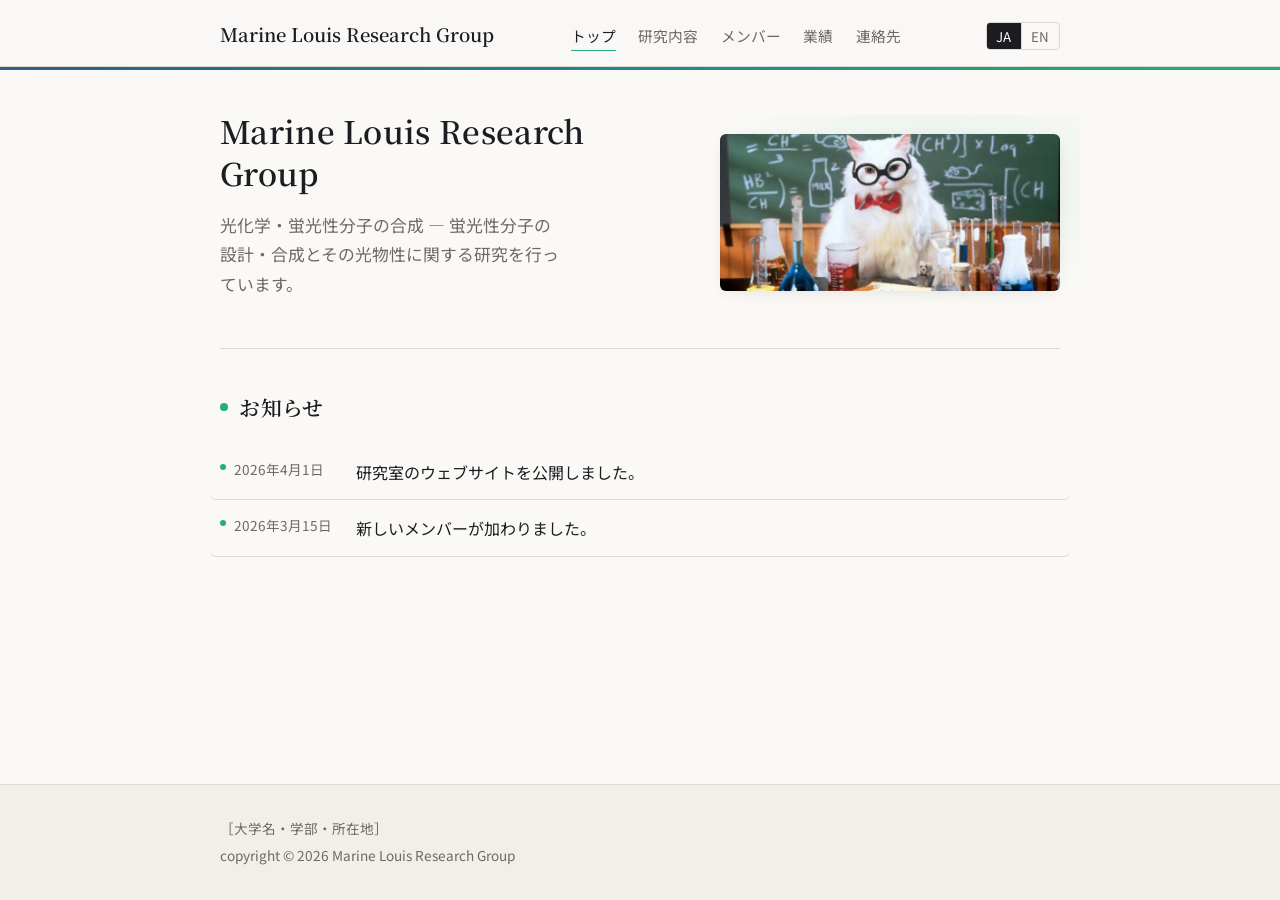
<file: index.html>
<!DOCTYPE html>
<html lang="ja">
<head>
<meta charset="UTF-8">
<meta name="viewport" content="width=device-width, initial-scale=1.0">
<title data-i18n="site.title">［研究室名］</title>
<link rel="preconnect" href="https://fonts.googleapis.com">
<link href="https://fonts.googleapis.com/css2?family=Noto+Sans+JP:wght@400;500;600&family=Noto+Serif+JP:wght@500;600&display=swap" rel="stylesheet">
<link rel="stylesheet" href="css/style.css">
<style>html:not(.i18n-ready) body{visibility:hidden}</style>
</head>
<body data-depth="">
<header class="site-header">
  <div class="header-inner">
    <a class="site-title" href="index.html" data-i18n="site.title">［研究室名］</a>
    <nav class="main-nav">
      <a href="index.html" class="active" data-i18n="nav.home">トップ</a>
      <a href="research.html" data-i18n="nav.research">研究内容</a>
      <a href="members.html" data-i18n="nav.members">メンバー</a>
      <a href="publications.html" data-i18n="nav.publications">業績</a>
      <a href="contact.html" data-i18n="nav.contact">連絡先</a>
    </nav>
    <div class="lang-switch">
      <button class="lang-btn" data-lang="ja">JA</button>
      <button class="lang-btn" data-lang="en">EN</button>
    </div>
  </div>
</header>
<div class="spectrum-bar"></div>

<main>
  <section class="hero">
    <div class="hero-text">
      <h1 data-i18n="site.title">［研究室名］</h1>
      <p class="tagline" data-i18n="hero.tagline">…</p>
    </div>
    <div class="hero-spectrum">
      <img class="hero-photo" src="img/home/hero.jpg" alt="" onerror="this.style.display='none';document.getElementById('hero-fallback').style.display='block'">
      <svg id="hero-fallback" viewBox="0 0 260 120" width="100%" height="auto" role="img" aria-label="Absorption and emission spectrum illustration" style="display:none">
        <line x1="10" y1="108" x2="250" y2="108" stroke="var(--rule)" stroke-width="1"/>
        <path d="M20,108 C50,108 60,20 90,20 C120,20 130,108 160,108"
              fill="none" stroke="var(--absorb)" stroke-width="2.5"/>
        <path d="M20,108 C50,108 60,20 90,20 C120,20 130,108 160,108 L160,108 L20,108 Z"
              fill="var(--absorb)" opacity="0.08" stroke="none"/>
        <path d="M80,108 C110,108 120,35 150,35 C180,35 190,108 220,108"
              fill="none" stroke="var(--emit)" stroke-width="2.5"/>
        <path d="M80,108 C110,108 120,35 150,35 C180,35 190,108 220,108 L220,108 L80,108 Z"
              fill="var(--emit)" opacity="0.08" stroke="none"/>
      </svg>
    </div>
  </section>

  <section class="block">
    <h2 data-i18n="news.heading">お知らせ</h2>
    <ul class="news-list" id="news-list"></ul>
  </section>
</main>

<footer class="site-footer">
  <div class="footer-inner">
    <p data-i18n="footer.address">［大学名・学部・所在地］</p>
    <p data-i18n="footer.copyright">© 2026 ［研究室名］</p>
  </div>
</footer>

<script src="js/nav-transition.js"></script>
<script src="js/i18n.js"></script>
<script src="js/render-news.js"></script>
</body>
</html>
</file>
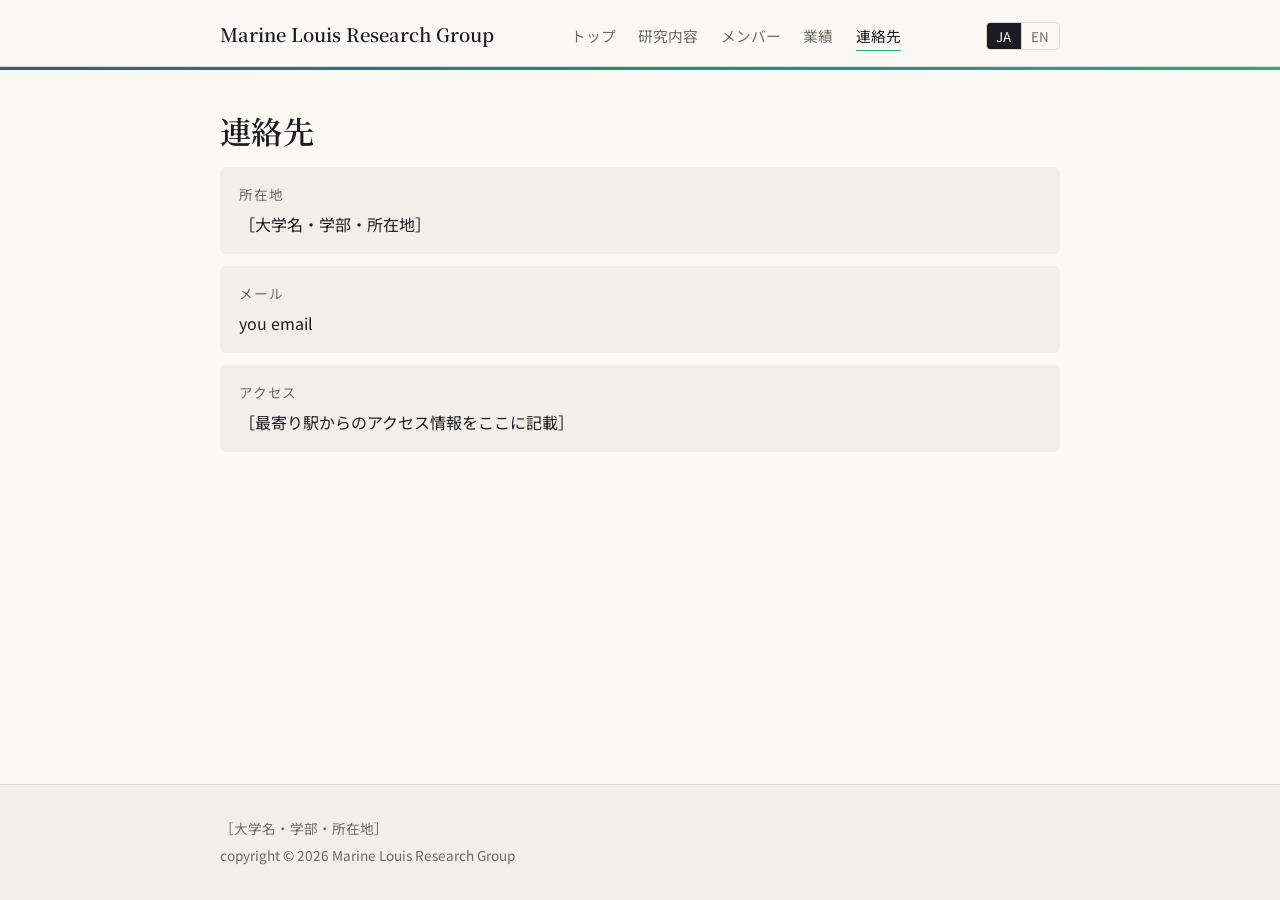
<file: contact.html>
<!DOCTYPE html>
<html lang="ja">
<head>
<meta charset="UTF-8">
<meta name="viewport" content="width=device-width, initial-scale=1.0">
<title data-i18n="contact.heading">連絡先</title>
<link rel="preconnect" href="https://fonts.googleapis.com">
<link href="https://fonts.googleapis.com/css2?family=Noto+Sans+JP:wght@400;500;600&family=Noto+Serif+JP:wght@500;600&display=swap" rel="stylesheet">
<link rel="stylesheet" href="css/style.css">
<style>html:not(.i18n-ready) body{visibility:hidden}</style>
</head>
<body data-depth="">
<header class="site-header">
  <div class="header-inner">
    <a class="site-title" href="index.html" data-i18n="site.title">［研究室名］</a>
    <nav class="main-nav">
      <a href="index.html" data-i18n="nav.home">トップ</a>
      <a href="research.html" data-i18n="nav.research">研究内容</a>
      <a href="members.html" data-i18n="nav.members">メンバー</a>
      <a href="publications.html" data-i18n="nav.publications">業績</a>
      <a href="contact.html" class="active" data-i18n="nav.contact">連絡先</a>
    </nav>
    <div class="lang-switch">
      <button class="lang-btn" data-lang="ja">JA</button>
      <button class="lang-btn" data-lang="en">EN</button>
    </div>
  </div>
</header>
<div class="spectrum-bar"></div>

<main>
  <h1 data-i18n="contact.heading">連絡先</h1>
  <div class="contact-grid">
    <div>
      <div class="contact-label" data-i18n="contact.address.label">所在地</div>
      <div data-i18n="footer.address">［大学名・学部・所在地］</div>
    </div>
    <div>
      <div class="contact-label" data-i18n="contact.email.label">メール</div>
      <div>you email</div>
    </div>
    <div>
      <div class="contact-label" data-i18n="contact.access.label">アクセス</div>
      <div data-i18n="contact.access.text">…</div>
    </div>
  </div>
</main>

<footer class="site-footer">
  <div class="footer-inner">
    <p data-i18n="footer.address">［大学名・学部・所在地］</p>
    <p data-i18n="footer.copyright">© 2026 ［研究室名］</p>
  </div>
</footer>

<script src="js/nav-transition.js"></script>
<script src="js/i18n.js"></script>
</body>
</html>
</file>
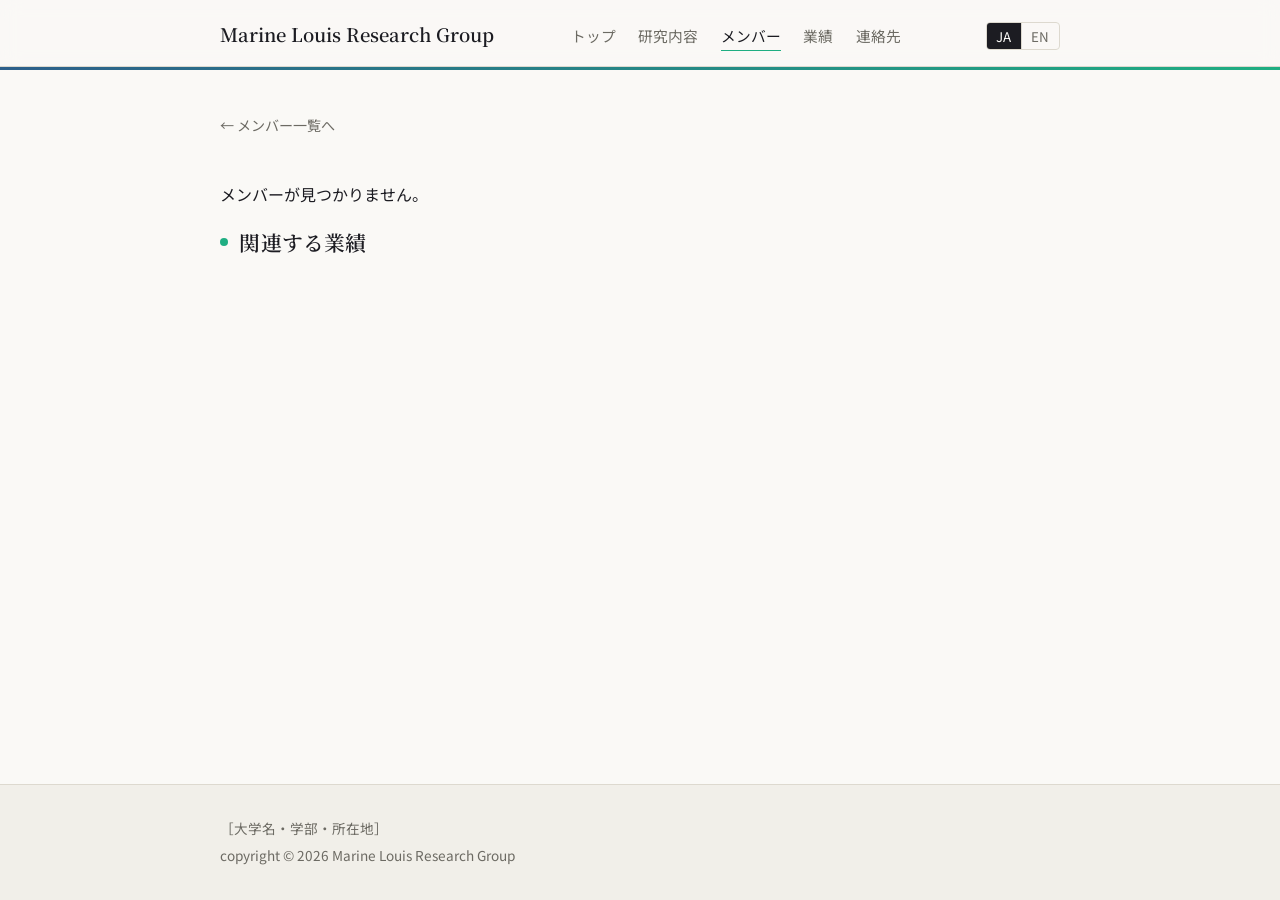
<file: member.html>
<!DOCTYPE html>
<html lang="ja">
<head>
<meta charset="UTF-8">
<meta name="viewport" content="width=device-width, initial-scale=1.0">
<title id="member-title">Member</title>
<link rel="preconnect" href="https://fonts.googleapis.com">
<link href="https://fonts.googleapis.com/css2?family=Noto+Sans+JP:wght@400;500;600&family=Noto+Serif+JP:wght@500;600&display=swap" rel="stylesheet">
<link rel="stylesheet" href="css/style.css">
<style>html:not(.i18n-ready) body{visibility:hidden}</style>
</head>
<body data-depth="">
<header class="site-header">
  <div class="header-inner">
    <a class="site-title" href="index.html" data-i18n="site.title">［研究室名］</a>
    <nav class="main-nav">
      <a href="index.html" data-i18n="nav.home">トップ</a>
      <a href="research.html" data-i18n="nav.research">研究内容</a>
      <a href="members.html" class="active" data-i18n="nav.members">メンバー</a>
      <a href="publications.html" data-i18n="nav.publications">業績</a>
      <a href="contact.html" data-i18n="nav.contact">連絡先</a>
    </nav>
    <div class="lang-switch">
      <button class="lang-btn" data-lang="ja">JA</button>
      <button class="lang-btn" data-lang="en">EN</button>
    </div>
  </div>
</header>
<div class="spectrum-bar"></div>

<main>
  <a class="member-back" href="members.html" data-i18n="member.back">← メンバー一覧へ</a>

  <div id="member-profile"></div>

  <section class="block">
    <h2 data-i18n="member.publications.heading">関連する業績</h2>
    <div id="member-pub-list"></div>
  </section>
</main>

<footer class="site-footer">
  <div class="footer-inner">
    <p data-i18n="footer.address">［大学名・学部・所在地］</p>
    <p data-i18n="footer.copyright">© 2026 ［研究室名］</p>
  </div>
</footer>

<script src="js/nav-transition.js"></script>
<script src="js/i18n.js"></script>
<script src="js/render-member.js"></script>
</body>
</html>
</file>
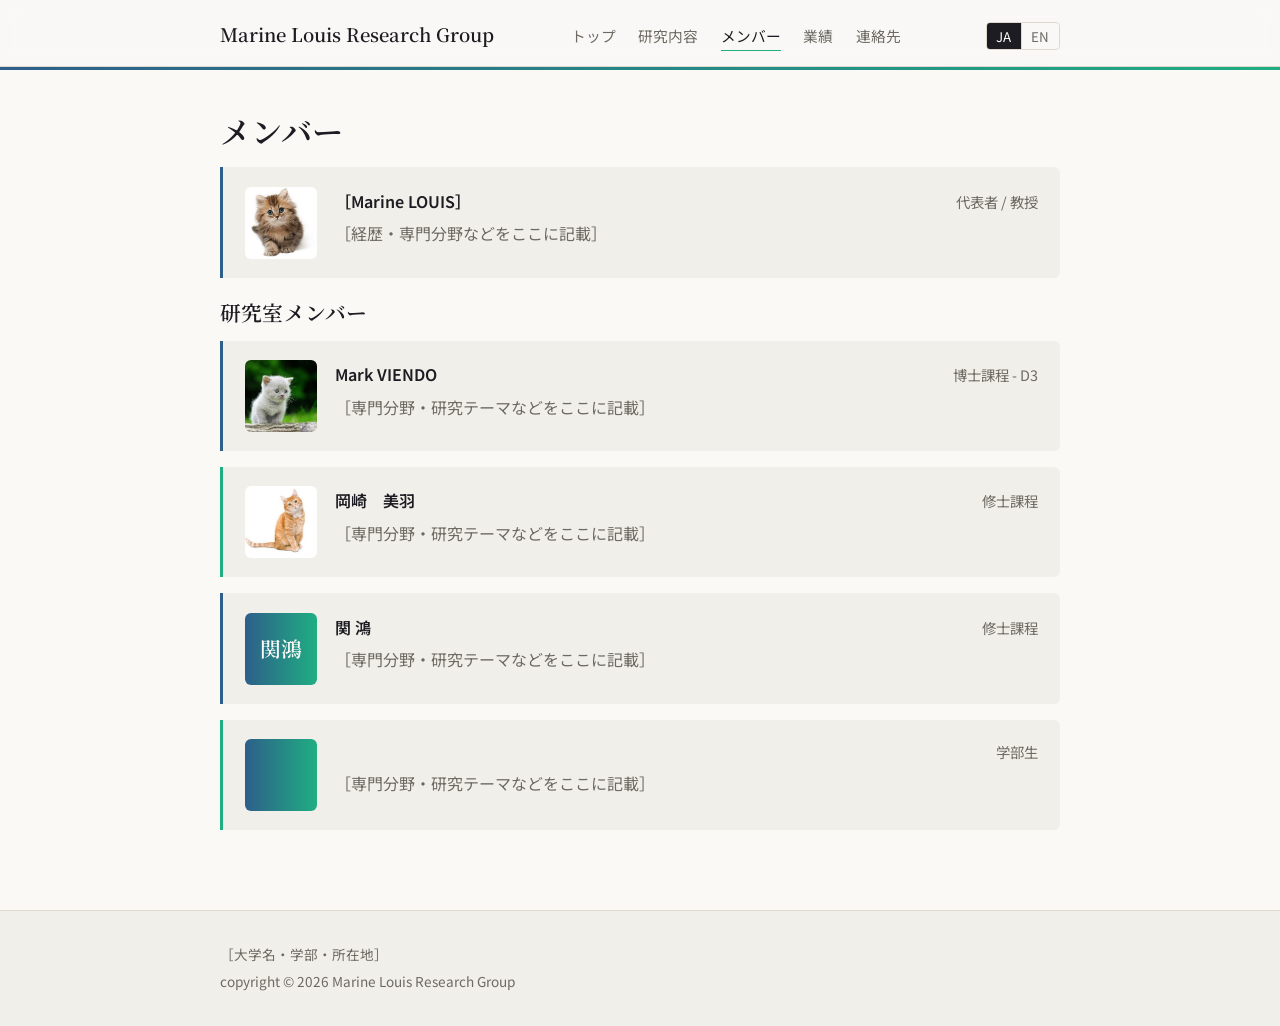
<file: members.html>
<!DOCTYPE html>
<html lang="ja">
<head>
<meta charset="UTF-8">
<meta name="viewport" content="width=device-width, initial-scale=1.0">
<title data-i18n="members.heading">メンバー</title>
<link rel="preconnect" href="https://fonts.googleapis.com">
<link href="https://fonts.googleapis.com/css2?family=Noto+Sans+JP:wght@400;500;600&family=Noto+Serif+JP:wght@500;600&display=swap" rel="stylesheet">
<link rel="stylesheet" href="css/style.css">
<style>html:not(.i18n-ready) body{visibility:hidden}</style>
</head>
<body data-depth="">
<header class="site-header">
  <div class="header-inner">
    <a class="site-title" href="index.html" data-i18n="site.title">［研究室名］</a>
    <nav class="main-nav">
      <a href="index.html" data-i18n="nav.home">トップ</a>
      <a href="research.html" data-i18n="nav.research">研究内容</a>
      <a href="members.html" class="active" data-i18n="nav.members">メンバー</a>
      <a href="publications.html" data-i18n="nav.publications">業績</a>
      <a href="contact.html" data-i18n="nav.contact">連絡先</a>
    </nav>
    <div class="lang-switch">
      <button class="lang-btn" data-lang="ja">JA</button>
      <button class="lang-btn" data-lang="en">EN</button>
    </div>
  </div>
</header>
<div class="spectrum-bar"></div>

<main>
  <h1 data-i18n="members.heading">メンバー</h1>

  <div id="pi-card-wrap"></div>

  <h2 data-i18n="members.list.heading">研究室メンバー</h2>
  <div id="member-list"></div>
</main>

<footer class="site-footer">
  <div class="footer-inner">
    <p data-i18n="footer.address">［大学名・学部・所在地］</p>
    <p data-i18n="footer.copyright">© 2026 ［研究室名］</p>
  </div>
</footer>

<script src="js/nav-transition.js"></script>
<script src="js/i18n.js"></script>
<script src="js/render-members.js"></script>
</body>
</html>
</file>
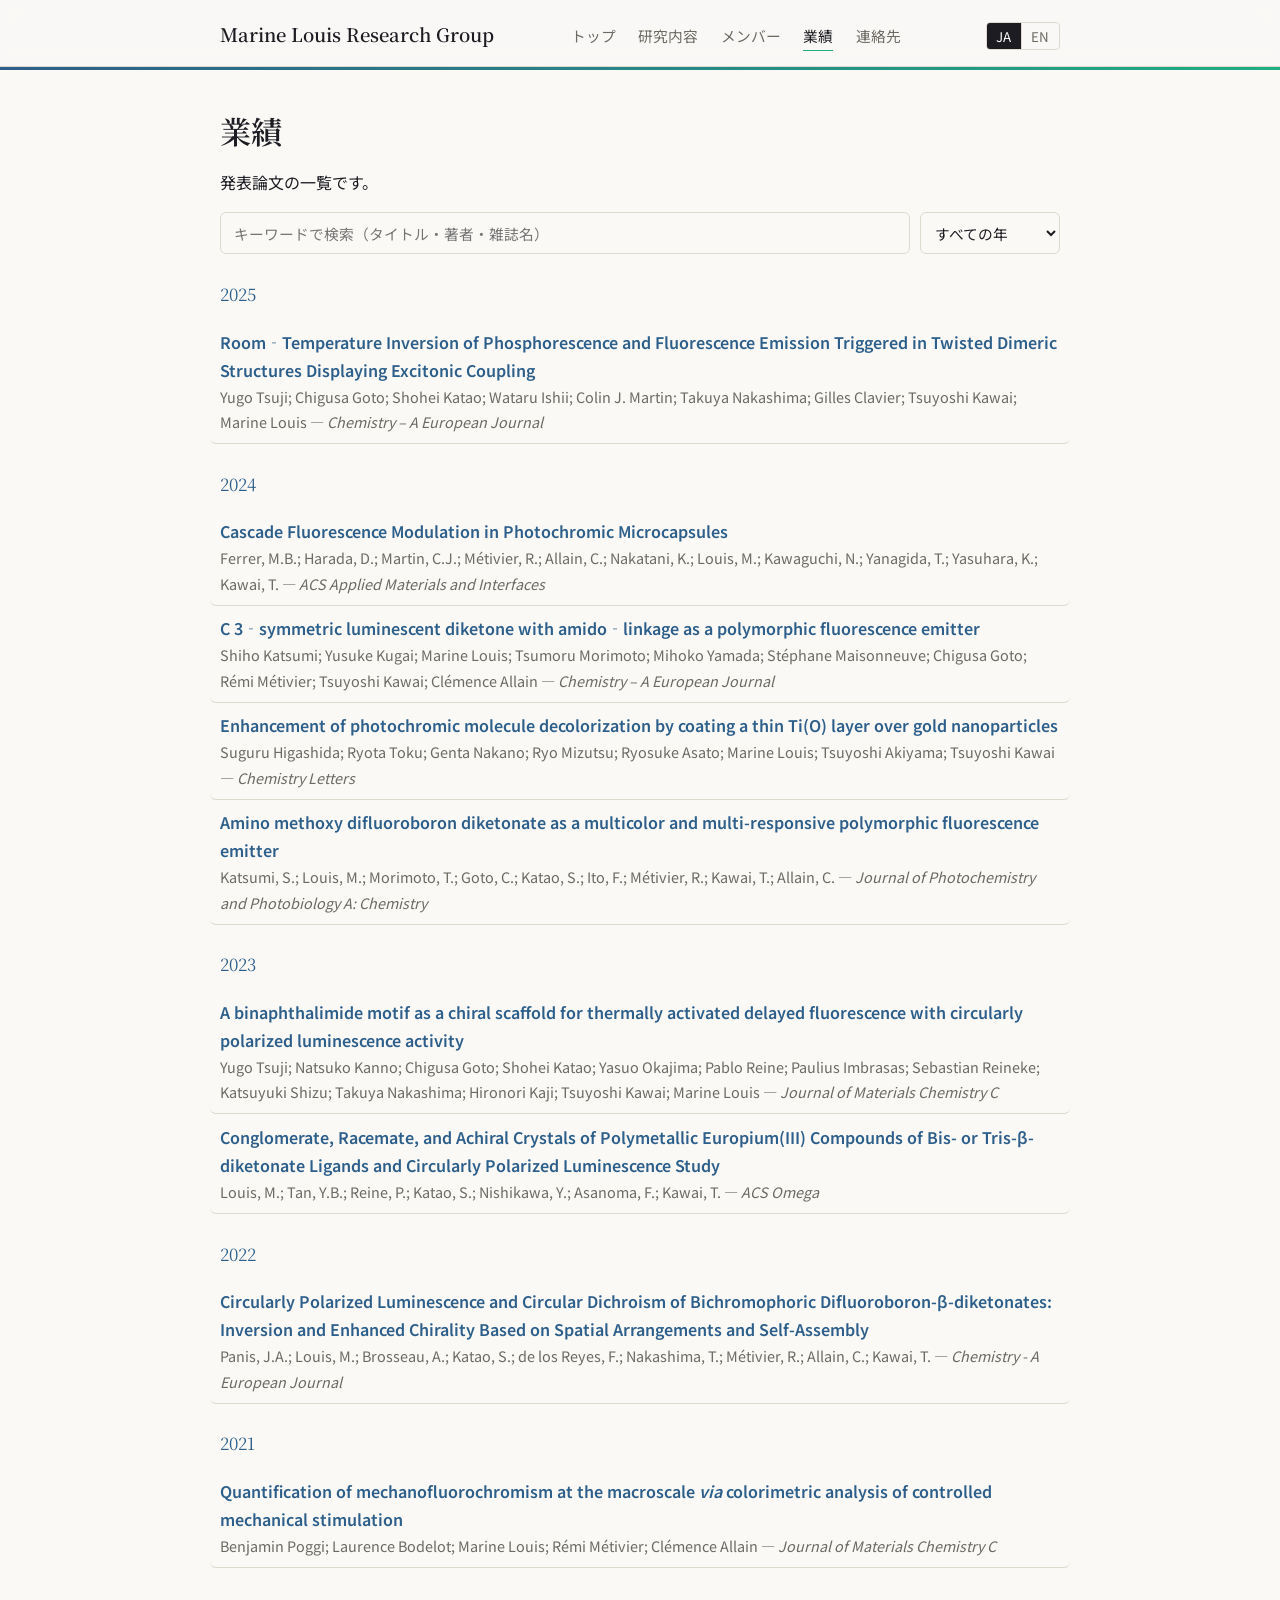
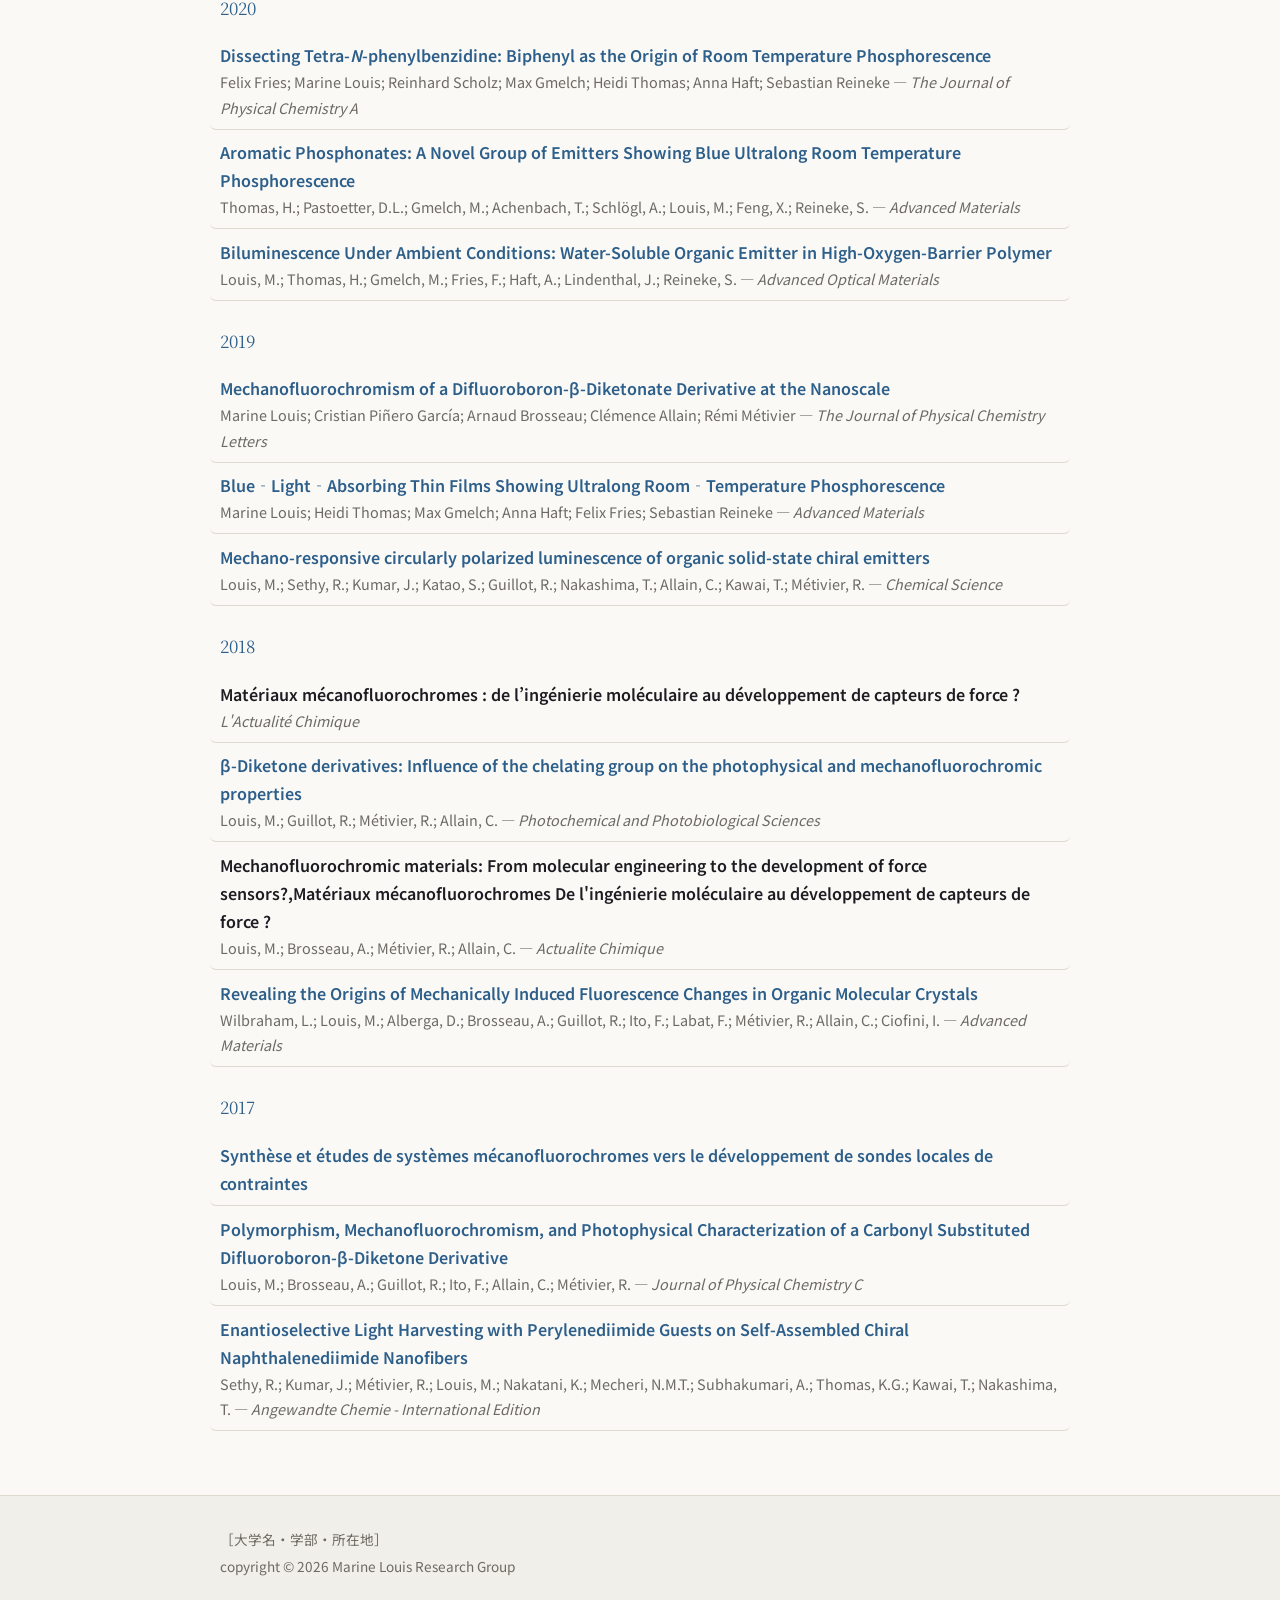
<file: publications.html>
<!DOCTYPE html>
<html lang="ja">
<head>
<meta charset="UTF-8">
<meta name="viewport" content="width=device-width, initial-scale=1.0">
<title data-i18n="publications.heading">業績</title>
<link rel="preconnect" href="https://fonts.googleapis.com">
<link href="https://fonts.googleapis.com/css2?family=Noto+Sans+JP:wght@400;500;600&family=Noto+Serif+JP:wght@500;600&display=swap" rel="stylesheet">
<link rel="stylesheet" href="css/style.css">
<style>html:not(.i18n-ready) body{visibility:hidden}</style>
</head>
<body data-depth="">
<header class="site-header">
  <div class="header-inner">
    <a class="site-title" href="index.html" data-i18n="site.title">［研究室名］</a>
    <nav class="main-nav">
      <a href="index.html" data-i18n="nav.home">トップ</a>
      <a href="research.html" data-i18n="nav.research">研究内容</a>
      <a href="members.html" data-i18n="nav.members">メンバー</a>
      <a href="publications.html" class="active" data-i18n="nav.publications">業績</a>
      <a href="contact.html" data-i18n="nav.contact">連絡先</a>
    </nav>
    <div class="lang-switch">
      <button class="lang-btn" data-lang="ja">JA</button>
      <button class="lang-btn" data-lang="en">EN</button>
    </div>
  </div>
</header>
<div class="spectrum-bar"></div>

<main>
  <h1 data-i18n="publications.heading">業績</h1>
  <p data-i18n="publications.intro">…</p>

  <div class="pub-filter-bar">
    <input type="text" id="pub-search" class="pub-search" data-i18n-placeholder="publications.search.placeholder" placeholder="…">
    <select id="pub-year-filter" class="pub-year-select"></select>
  </div>

  <div id="pub-list"></div>
</main>

<footer class="site-footer">
  <div class="footer-inner">
    <p data-i18n="footer.address">［大学名・学部・所在地］</p>
    <p data-i18n="footer.copyright">© 2026 ［研究室名］</p>
  </div>
</footer>

<script src="js/nav-transition.js"></script>
<script src="js/i18n.js"></script>
<script src="js/render-publications.js"></script>
</body>
</html>
</file>
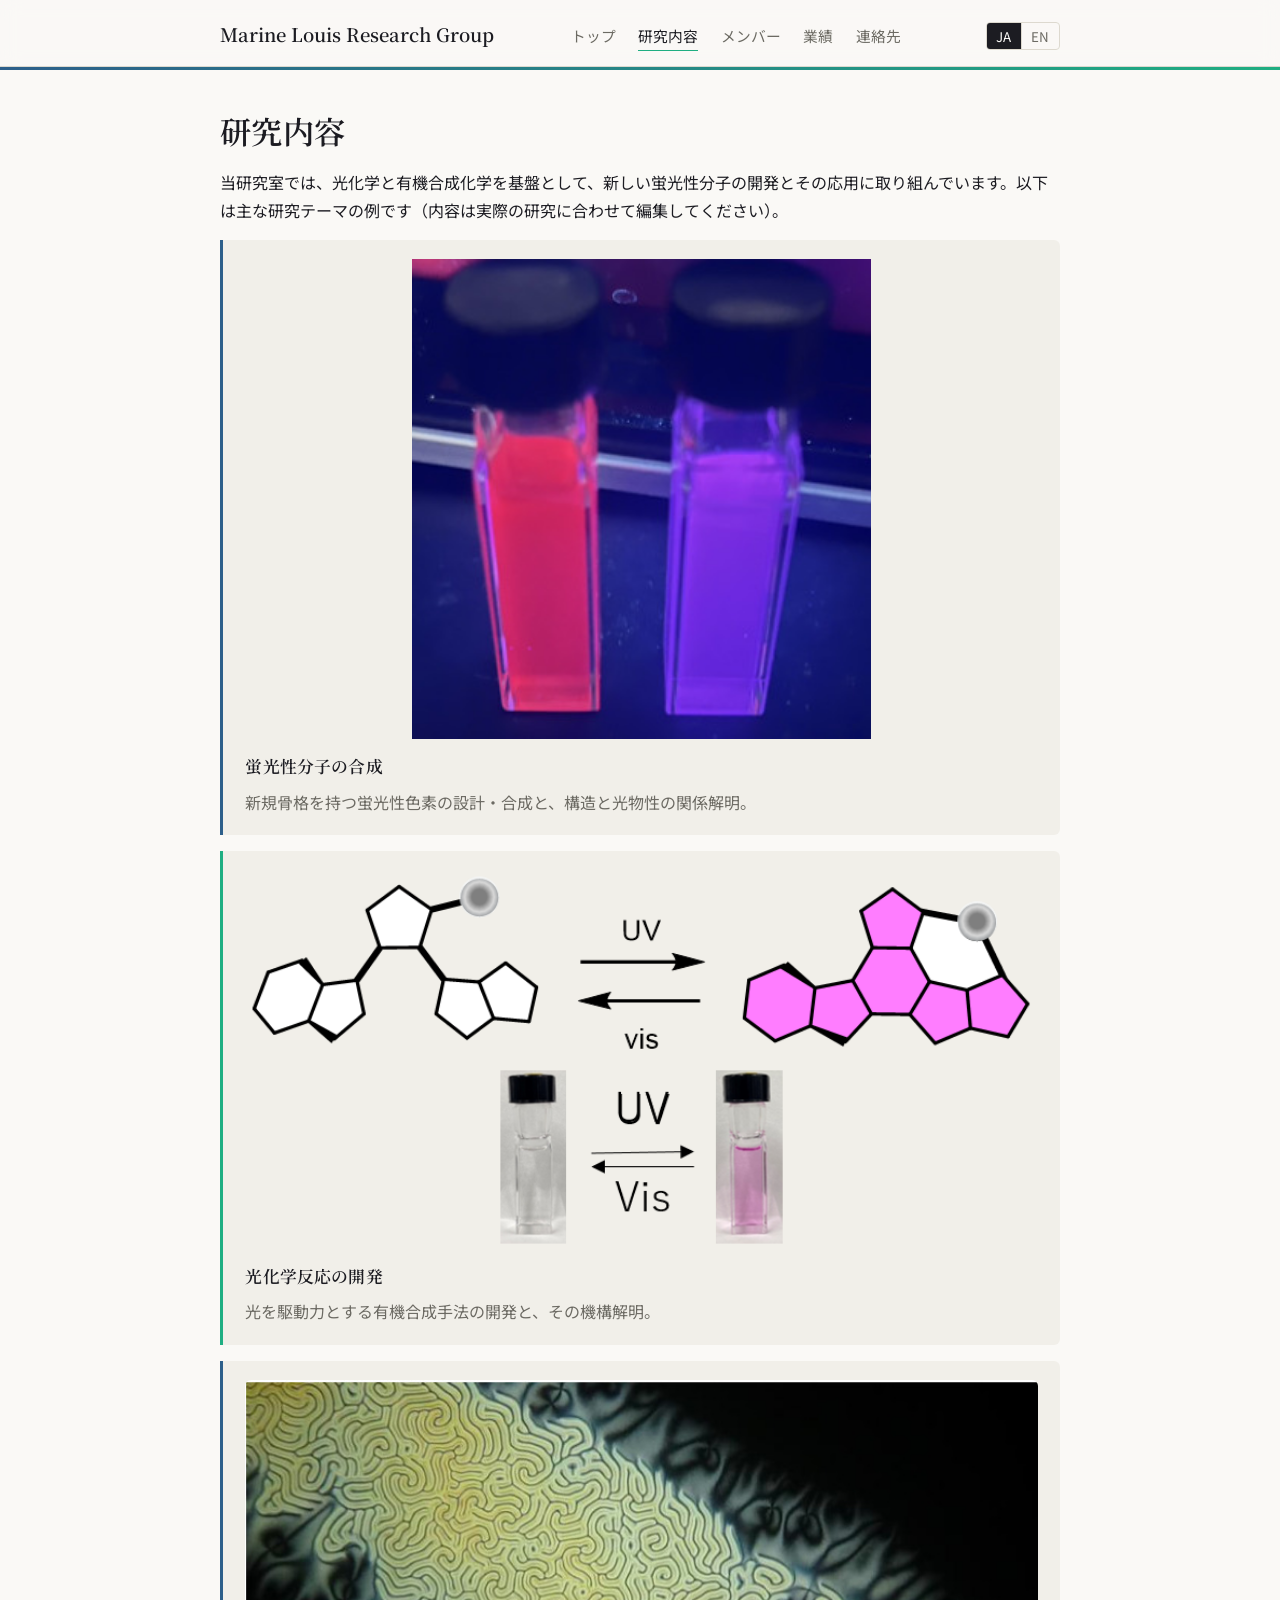
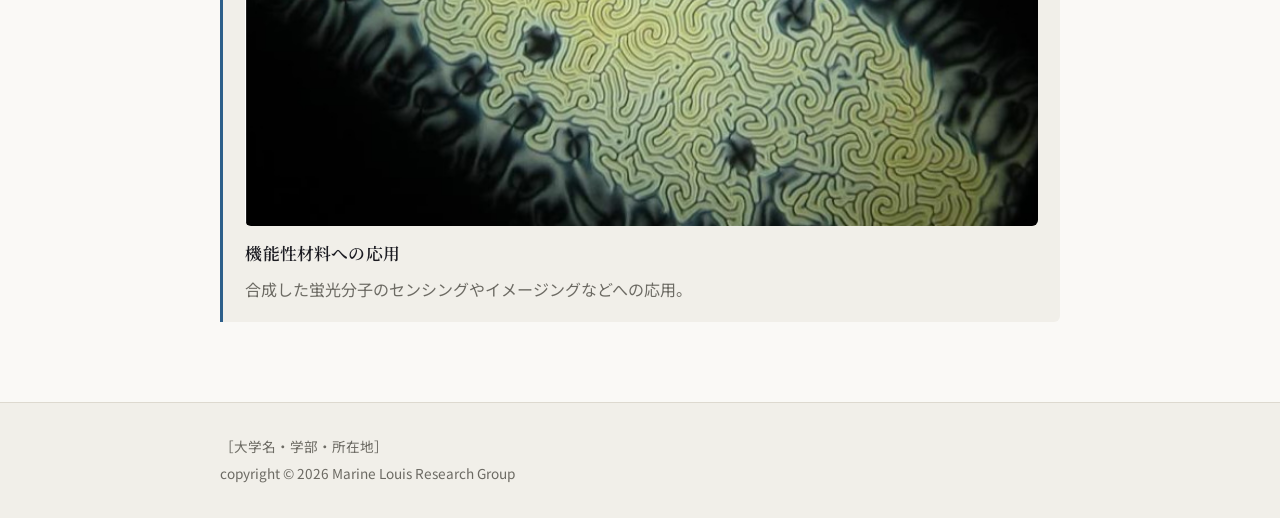
<file: research.html>
<!DOCTYPE html>
<html lang="ja">
<head>
<meta charset="UTF-8">
<meta name="viewport" content="width=device-width, initial-scale=1.0">
<title data-i18n="research.heading">研究内容</title>
<link rel="preconnect" href="https://fonts.googleapis.com">
<link href="https://fonts.googleapis.com/css2?family=Noto+Sans+JP:wght@400;500;600&family=Noto+Serif+JP:wght@500;600&display=swap" rel="stylesheet">
<link rel="stylesheet" href="css/style.css">
<style>html:not(.i18n-ready) body{visibility:hidden}</style>
</head>
<body data-depth="">
<header class="site-header">
  <div class="header-inner">
    <a class="site-title" href="index.html" data-i18n="site.title">［研究室名］</a>
    <nav class="main-nav">
      <a href="index.html" data-i18n="nav.home">トップ</a>
      <a href="research.html" class="active" data-i18n="nav.research">研究内容</a>
      <a href="members.html" data-i18n="nav.members">メンバー</a>
      <a href="publications.html" data-i18n="nav.publications">業績</a>
      <a href="contact.html" data-i18n="nav.contact">連絡先</a>
    </nav>
    <div class="lang-switch">
      <button class="lang-btn" data-lang="ja">JA</button>
      <button class="lang-btn" data-lang="en">EN</button>
    </div>
  </div>
</header>
<div class="spectrum-bar"></div>

<main>
  <h1 data-i18n="research.heading">研究内容</h1>
  <p data-i18n="research.intro">…</p>

  <div class="theme-card">
    <img class="theme-img" src="img/research/theme1.jpg" alt="" onerror="this.style.display='none'">
    <h3 data-i18n="theme1.title">蛍光性分子の合成</h3>
    <p data-i18n="theme1.text">…</p>
  </div>
  <div class="theme-card">
    <img class="theme-img" src="img/research/theme2.jpg" alt="" onerror="this.style.display='none'">
    <h3 data-i18n="theme2.title">光化学反応の開発</h3>
    <p data-i18n="theme2.text">…</p>
  </div>
  <div class="theme-card">
    <img class="theme-img" src="img/research/theme3.jpg" alt="" onerror="this.style.display='none'">
    <h3 data-i18n="theme3.title">機能性材料への応用</h3>
    <p data-i18n="theme3.text">…</p>
  </div>
</main>

<footer class="site-footer">
  <div class="footer-inner">
    <p data-i18n="footer.address">［大学名・学部・所在地］</p>
    <p data-i18n="footer.copyright">© 2026 ［研究室名］</p>
  </div>
</footer>

<script src="js/nav-transition.js"></script>
<script src="js/i18n.js"></script>
</body>
</html>
</file>
<file: css/style.css>
:root {
  --bg: #faf9f6;
  --bg-alt: #f1efe9;
  --ink: #1c1c22;
  --ink-muted: #6c6a63;
  --rule: #ddd9cf;
  --absorb: #2d5f8a;
  --emit: #1fae82;
  --spectrum: linear-gradient(90deg, var(--absorb) 0%, var(--emit) 100%);
  --serif: "Noto Serif JP", "Noto Serif", serif;
  --sans: "Noto Sans JP", "Noto Sans", sans-serif;
  --maxw: 880px;
  --radius: 6px;
  --shadow: 0 4px 16px -6px rgba(28, 28, 34, 0.14);
  /* Soft tints derived from the accent colors above — they update
     automatically if you change --absorb / --emit, no need to edit twice. */
  --absorb-tint: color-mix(in srgb, var(--absorb) 12%, transparent);
  --emit-tint: color-mix(in srgb, var(--emit) 10%, transparent);
}

* { box-sizing: border-box; }

html, body {
  margin: 0;
  padding: 0;
  background: var(--bg);
  color: var(--ink);
  font-family: var(--sans);
  line-height: 1.75;
  min-height: 100%;
}

body {
  display: flex;
  flex-direction: column;
  min-height: 100vh;
}

::selection {
  background: var(--emit);
  color: var(--bg);
}

h1, h2, h3 {
  font-family: var(--serif);
  font-weight: 600;
  letter-spacing: 0.01em;
  margin: 0 0 0.5em;
}

h1 { font-size: 1.95rem; line-height: 1.35; }
h2 { font-size: 1.3rem; }
h3 { font-size: 1.05rem; }

a {
  color: var(--absorb);
  text-decoration: none;
  border-bottom: 1px solid transparent;
  transition: border-color 0.15s ease, color 0.15s ease;
}
a:hover { border-bottom-color: var(--emit); }
a:focus-visible, button:focus-visible {
  outline: 2px solid var(--emit);
  outline-offset: 2px;
}

.spectrum-bar {
  height: 3px;
  background: var(--spectrum);
}

header.site-header {
  position: sticky;
  top: 0;
  background: var(--bg);
  background: color-mix(in srgb, var(--bg) 86%, transparent);
  -webkit-backdrop-filter: blur(10px);
  backdrop-filter: blur(10px);
  border-bottom: 1px solid var(--rule);
  z-index: 10;
}

.header-inner {
  max-width: var(--maxw);
  margin: 0 auto;
  padding: 1.1rem 1.25rem 0.9rem;
  display: flex;
  flex-wrap: wrap;
  align-items: baseline;
  justify-content: space-between;
  gap: 0.75rem;
}

.site-title {
  font-family: var(--serif);
  font-size: 1.15rem;
  font-weight: 600;
  color: var(--ink);
  border-bottom: none;
}
.site-title:hover { border-bottom: none; color: var(--absorb); }

nav.main-nav {
  display: flex;
  gap: 1.4rem;
  font-size: 0.92rem;
}

nav.main-nav a {
  position: relative;
  color: var(--ink-muted);
  white-space: nowrap;
  border-bottom: none;
  padding-bottom: 3px;
}
nav.main-nav a::after {
  content: "";
  position: absolute;
  left: 0;
  right: 0;
  bottom: 0;
  height: 1px;
  background: var(--emit);
  transform: scaleX(0);
  transform-origin: left;
  transition: transform 0.2s ease;
}
nav.main-nav a:hover { color: var(--ink); }
nav.main-nav a:hover::after,
nav.main-nav a.active::after { transform: scaleX(1); }
nav.main-nav a.active { color: var(--ink); }

.lang-switch {
  display: flex;
  gap: 0;
  font-size: 0.82rem;
  margin-left: 0.5rem;
  border: 1px solid var(--rule);
  border-radius: 4px;
  overflow: hidden;
}

.lang-btn {
  background: none;
  border: none;
  border-right: 1px solid var(--rule);
  color: var(--ink-muted);
  padding: 0.2rem 0.6rem;
  cursor: pointer;
  font-family: var(--sans);
  transition: background-color 0.15s ease, color 0.15s ease;
}
.lang-btn:last-child { border-right: none; }
.lang-btn:hover:not(.active) { background: var(--bg-alt); color: var(--ink); }

.lang-btn.active {
  color: var(--bg);
  background: var(--ink);
}

main {
  max-width: var(--maxw);
  margin: 0 auto;
  padding: 2.5rem 1.25rem 4rem;
  flex: 1 0 auto;
  width: 100%;
}

.hero {
  display: flex;
  flex-wrap: wrap;
  align-items: center;
  gap: 2rem;
  padding-bottom: 2rem;
  margin-bottom: 2.5rem;
  border-bottom: 1px solid var(--rule);
}

.hero-text { flex: 1 1 320px; }

.hero-text p.tagline {
  color: var(--ink-muted);
  font-size: 1.05rem;
  max-width: 38ch;
}

.hero-spectrum {
  flex: 0 0 340px;
  max-width: 100%;
  position: relative;
}
.hero-photo {
  display: block;
  width: 100%;
  aspect-ratio: 13 / 6;
  object-fit: cover;
  border-radius: var(--radius);
  box-shadow: var(--shadow);
}
.hero-spectrum::before {
  content: "";
  position: absolute;
  inset: -12% -6%;
  background: radial-gradient(ellipse at 62% 35%, var(--emit-tint), transparent 70%);
  z-index: -1;
}

section.block { margin-bottom: 3rem; }

section.block > h2 {
  display: flex;
  align-items: center;
  gap: 0.55em;
  margin-bottom: 1.2rem;
}
section.block > h2::before {
  content: "";
  width: 8px;
  height: 8px;
  border-radius: 50%;
  background: var(--emit);
  flex-shrink: 0;
}

/* News */
.news-list { list-style: none; margin: 0; padding: 0; }

.news-item {
  display: grid;
  grid-template-columns: 7.5rem 1fr;
  gap: 1rem;
  padding: 0.85rem 0.6rem;
  margin: 0 -0.6rem;
  border-bottom: 1px solid var(--rule);
  border-radius: var(--radius);
  align-items: start;
  transition: background-color 0.15s ease;
}
.news-item:hover { background: var(--bg-alt); }

.news-date {
  font-size: 0.85rem;
  color: var(--ink-muted);
  font-variant-numeric: tabular-nums;
  position: relative;
  padding-left: 0.9rem;
}

.news-date::before {
  content: "";
  position: absolute;
  left: 0;
  top: 0.45em;
  width: 6px;
  height: 6px;
  border-radius: 50%;
  background: var(--emit);
}

.news-empty { color: var(--ink-muted); font-style: italic; }

/* Research themes */
.theme-card {
  padding: 1.2rem 1.4rem;
  margin-bottom: 1rem;
  background: var(--bg-alt);
  border-left: 3px solid var(--absorb);
  border-radius: 0 var(--radius) var(--radius) 0;
  transition: transform 0.15s ease, box-shadow 0.15s ease;
}
.theme-card:hover {
  transform: translateY(-2px);
  box-shadow: var(--shadow);
}
.theme-card:nth-child(even) { border-left-color: var(--emit); }
.theme-img {
  display: block;
  width: 100%;
  height: auto;
  max-height: 480px;
  object-fit: contain;
  border-radius: var(--radius);
  margin-bottom: 0.8rem;
}
.theme-card h3 { margin-bottom: 0.4rem; }
.theme-card p { margin: 0; color: var(--ink-muted); }

/* Members */
.member-card {
  display: flex;
  gap: 1.1rem;
  align-items: flex-start;
  padding: 1.2rem 1.4rem;
  margin-bottom: 1rem;
  background: var(--bg-alt);
  border-left: 3px solid var(--absorb);
  border-radius: 0 var(--radius) var(--radius) 0;
  transition: transform 0.15s ease, box-shadow 0.15s ease;
}
.member-card:hover {
  transform: translateY(-2px);
  box-shadow: var(--shadow);
}
.member-card:nth-child(even) { border-left-color: var(--emit); }
.member-card .member-avatar { width: 72px; height: 72px; }
.member-card .member-avatar-fallback { font-size: 1.3rem; }
.member-card-info { flex: 1 1 auto; min-width: 0; }
.member-card-header {
  display: flex;
  flex-wrap: wrap;
  justify-content: space-between;
  align-items: baseline;
  gap: 0.6rem;
  margin-bottom: 0.3rem;
}
.member-card-name { font-weight: 600; }
.member-role { color: var(--ink-muted); font-size: 0.9rem; }
.member-card-header .member-role { white-space: nowrap; }

/* Publications */
.pub-year {
  font-family: var(--serif);
  font-size: 1.05rem;
  margin: 1.6rem 0 0.6rem;
  color: var(--absorb);
}
.pub-item {
  display: flex;
  gap: 0.8rem;
  align-items: flex-start;
  padding: 0.55rem 0.6rem;
  margin: 0 -0.6rem;
  border-bottom: 1px solid var(--rule);
  border-radius: var(--radius);
  transition: background-color 0.15s ease;
}
.pub-item:hover { background: var(--bg-alt); }
.pub-photo {
  width: 56px;
  height: 56px;
  object-fit: cover;
  border-radius: var(--radius);
  flex-shrink: 0;
}
.pub-body { flex: 1 1 auto; min-width: 0; }
.pub-title { font-weight: 600; }
.pub-meta { color: var(--ink-muted); font-size: 0.9rem; }

/* Contact */
.contact-grid { display: grid; gap: 0.75rem; }
.contact-grid > div {
  padding: 1rem 1.2rem;
  background: var(--bg-alt);
  border-radius: var(--radius);
}
.contact-label { color: var(--ink-muted); font-size: 0.85rem; text-transform: uppercase; letter-spacing: 0.05em; margin-bottom: 0.2rem; }

/* Member profile page */
.member-back {
  display: inline-block;
  font-size: 0.88rem;
  color: var(--ink-muted);
  margin-bottom: 1.6rem;
}
.member-profile-card {
  display: flex;
  flex-wrap: wrap;
  gap: 1.5rem;
  align-items: flex-start;
  padding-bottom: 1.8rem;
  margin-bottom: 1rem;
  border-bottom: 1px solid var(--rule);
}
.member-avatar {
  width: 96px;
  height: 96px;
  border-radius: var(--radius);
  object-fit: cover;
  flex-shrink: 0;
  background: var(--bg-alt);
}
.member-avatar-fallback {
  display: flex;
  align-items: center;
  justify-content: center;
  font-family: var(--serif);
  font-size: 1.6rem;
  font-weight: 600;
  color: var(--bg);
  background: var(--spectrum);
}
.member-profile-info { flex: 1 1 260px; }
.member-profile-info h1 { margin-bottom: 0.2rem; }
.member-profile-info .member-role { font-size: 0.95rem; margin-bottom: 0.8rem; }
.member-bio { color: var(--ink-muted); margin: 0; max-width: 60ch; }

/* Publications search/filter */
.pub-filter-bar {
  display: flex;
  flex-wrap: wrap;
  gap: 0.6rem;
  margin-bottom: 1.6rem;
}
.pub-search {
  flex: 1 1 260px;
  padding: 0.55rem 0.8rem;
  border: 1px solid var(--rule);
  border-radius: var(--radius);
  background: var(--bg);
  color: var(--ink);
  font-family: var(--sans);
  font-size: 0.92rem;
}
.pub-search:focus-visible { outline: 2px solid var(--emit); outline-offset: 1px; }
.pub-year-select {
  flex: 0 1 140px;
  padding: 0.55rem 0.6rem;
  border: 1px solid var(--rule);
  border-radius: var(--radius);
  background: var(--bg);
  color: var(--ink);
  font-family: var(--sans);
  font-size: 0.92rem;
}
.pub-citations {
  display: inline-block;
  margin-top: 0.3rem;
  padding: 0.1rem 0.55rem;
  border-radius: 999px;
  background: var(--emit-tint);
  color: var(--emit);
  font-size: 0.78rem;
  font-weight: 600;
}

footer.site-footer {
  border-top: 1px solid var(--rule);
  background: var(--bg-alt);
}
.footer-inner {
  max-width: var(--maxw);
  margin: 0 auto;
  padding: 1.8rem 1.25rem;
  font-size: 0.85rem;
  color: var(--ink-muted);
}
.footer-inner p { margin: 0.2rem 0; }

@media (max-width: 600px) {
  .news-item { grid-template-columns: 1fr; gap: 0.2rem; }
  nav.main-nav { gap: 0.9rem; font-size: 0.85rem; }
}

@media (prefers-reduced-motion: reduce) {
  * { transition: none !important; animation: none !important; }
}

/* ── Page transitions ─────────────────────────────────────── */

/* Horizontal slide between pages (direction set by JS on <html>) */
@view-transition { navigation: auto; }

/* Default direction: forward (→) */
::view-transition-old(root) {
  animation: slide-out-left 0.28s cubic-bezier(0.4, 0, 0.2, 1) both;
}
::view-transition-new(root) {
  animation: slide-in-right 0.28s cubic-bezier(0.4, 0, 0.2, 1) both;
}

/* Backward navigation (←) */
[data-nav-dir="-1"]::view-transition-old(root) {
  animation: slide-out-right 0.28s cubic-bezier(0.4, 0, 0.2, 1) both;
}
[data-nav-dir="-1"]::view-transition-new(root) {
  animation: slide-in-left  0.28s cubic-bezier(0.4, 0, 0.2, 1) both;
}

/* Header stays put — only main slides */
::view-transition-old(site-header),
::view-transition-new(site-header) {
  animation: none;
}
header.site-header { view-transition-name: site-header; }
main               { view-transition-name: main-content; }

::view-transition-old(main-content) {
  animation: slide-out-left 0.28s cubic-bezier(0.4, 0, 0.2, 1) both;
}
::view-transition-new(main-content) {
  animation: slide-in-right 0.28s cubic-bezier(0.4, 0, 0.2, 1) both;
}
[data-nav-dir="-1"]::view-transition-old(main-content) {
  animation: slide-out-right 0.28s cubic-bezier(0.4, 0, 0.2, 1) both;
}
[data-nav-dir="-1"]::view-transition-new(main-content) {
  animation: slide-in-left  0.28s cubic-bezier(0.4, 0, 0.2, 1) both;
}

@keyframes slide-out-left {
  from { opacity: 1; transform: translateX(0); }
  to   { opacity: 0; transform: translateX(-28px); }
}
@keyframes slide-in-right {
  from { opacity: 0; transform: translateX(28px); }
  to   { opacity: 1; transform: translateX(0); }
}
@keyframes slide-out-right {
  from { opacity: 1; transform: translateX(0); }
  to   { opacity: 0; transform: translateX(28px); }
}
@keyframes slide-in-left {
  from { opacity: 0; transform: translateX(-28px); }
  to   { opacity: 1; transform: translateX(0); }
}

/* Fallback for browsers without View Transitions API */
@supports not (view-transition-name: x) {
  main { animation: fade-up 0.35s cubic-bezier(0.4, 0, 0.2, 1) both; }
}

@keyframes fade-up {
  from { opacity: 0; transform: translateY(12px); }
  to   { opacity: 1; transform: translateY(0); }
}

/* ── Staggered content entry ──────────────────────────────── */

/* Each staggered child fades + rises in */
@keyframes stagger-in {
  from { opacity: 0; transform: translateY(10px); }
  to   { opacity: 1; transform: translateY(0); }
}

.news-item,
.theme-card,
.member-card,
.pub-item,
.contact-grid > div {
  animation: stagger-in 0.38s cubic-bezier(0.4, 0, 0.2, 1) both;
}

/* nth-child cascade delays (up to 12 items) */
.news-item:nth-child(1),  .theme-card:nth-child(1),
.member-card:nth-child(1), .pub-item:nth-child(1),
.contact-grid > div:nth-child(1) { animation-delay: 0.08s; }

.news-item:nth-child(2),  .theme-card:nth-child(2),
.member-card:nth-child(2), .pub-item:nth-child(2),
.contact-grid > div:nth-child(2) { animation-delay: 0.13s; }

.news-item:nth-child(3),  .theme-card:nth-child(3),
.member-card:nth-child(3), .pub-item:nth-child(3),
.contact-grid > div:nth-child(3) { animation-delay: 0.18s; }

.news-item:nth-child(4),  .theme-card:nth-child(4),
.member-card:nth-child(4), .pub-item:nth-child(4),
.contact-grid > div:nth-child(4) { animation-delay: 0.22s; }

.news-item:nth-child(5),  .theme-card:nth-child(5),
.member-card:nth-child(5), .pub-item:nth-child(5)  { animation-delay: 0.26s; }
.news-item:nth-child(6),  .theme-card:nth-child(6),
.member-card:nth-child(6), .pub-item:nth-child(6)  { animation-delay: 0.30s; }
.news-item:nth-child(n+7), .theme-card:nth-child(n+7),
.member-card:nth-child(n+7), .pub-item:nth-child(n+7) { animation-delay: 0.34s; }

/* Hero entrance */
.hero-text  { animation: stagger-in 0.4s cubic-bezier(0.4, 0, 0.2, 1) 0.05s both; }
.hero-spectrum { animation: stagger-in 0.4s cubic-bezier(0.4, 0, 0.2, 1) 0.15s both; }

/* Section headings */
section.block > h2, main > h1, main > p:first-of-type {
  animation: stagger-in 0.35s cubic-bezier(0.4, 0, 0.2, 1) 0.04s both;
}

/* Spectrum bar slides in from left */
.spectrum-bar {
  animation: spectrum-slide 0.5s cubic-bezier(0.4, 0, 0.2, 1) both;
  transform-origin: left;
}
@keyframes spectrum-slide {
  from { transform: scaleX(0); opacity: 0; }
  to   { transform: scaleX(1); opacity: 1; }
}
</file>
